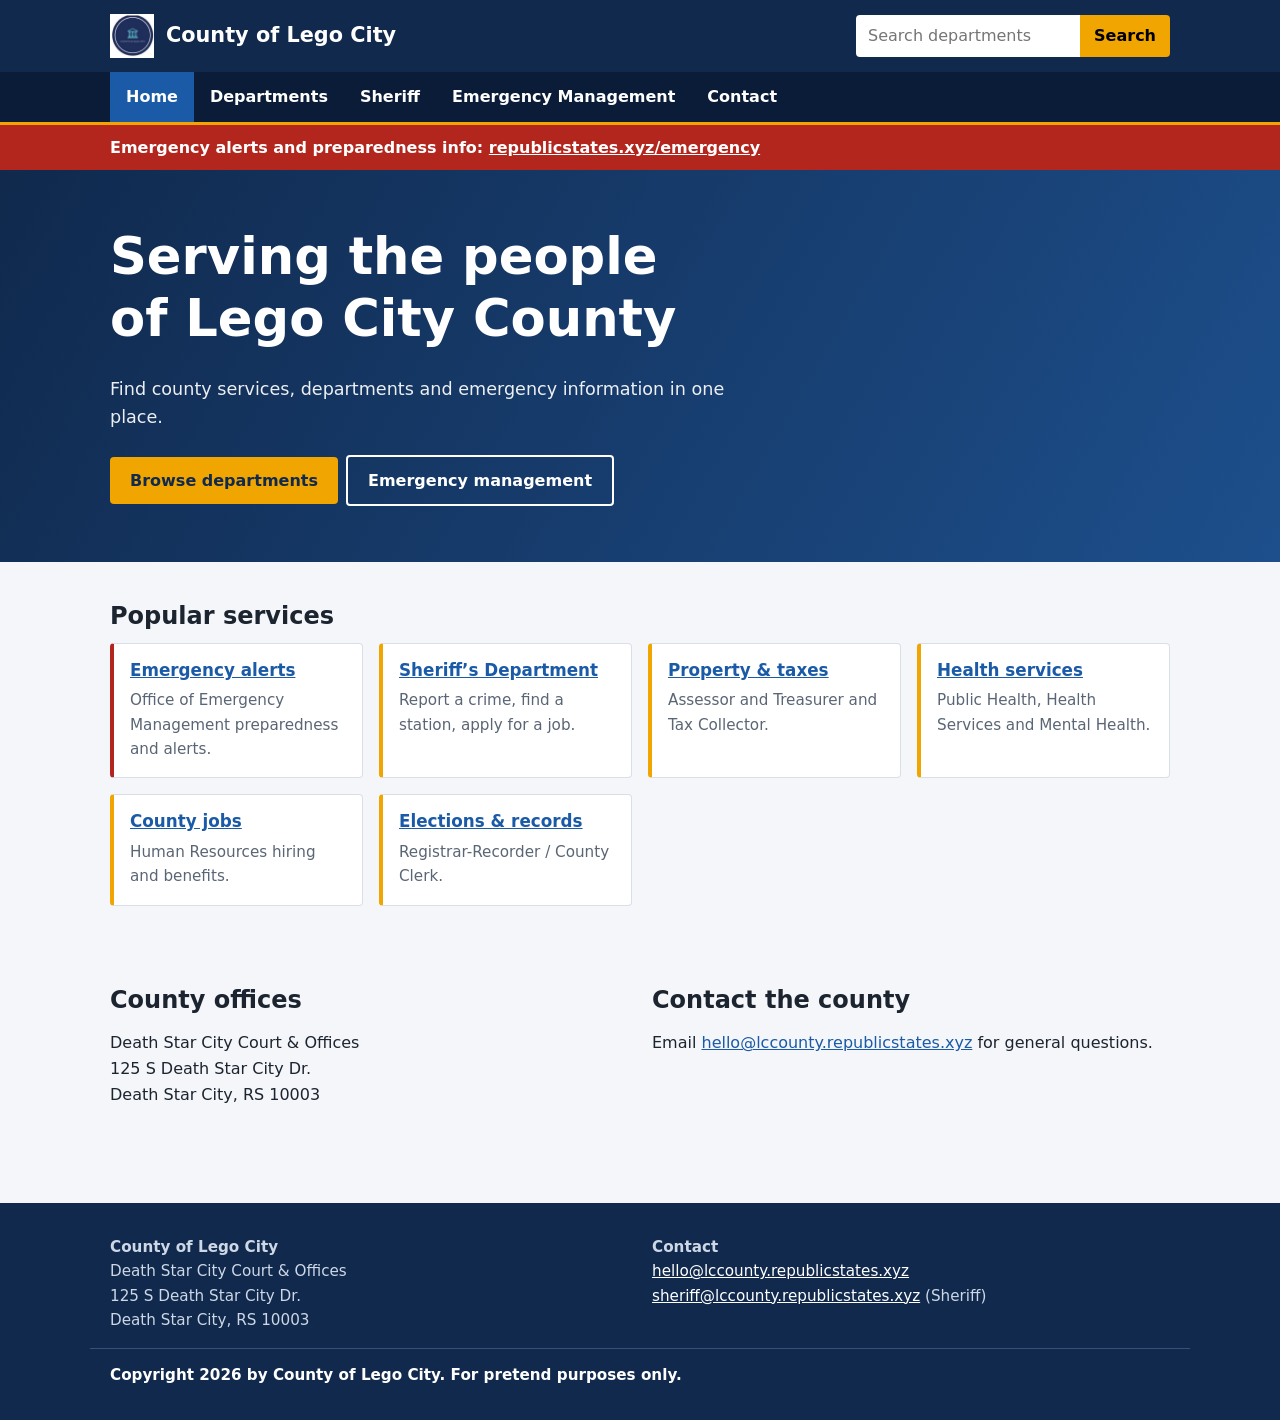
<file: index.html>
<!DOCTYPE html><html lang="en"><head><meta charset="utf-8"><meta name="viewport" content="width=device-width,initial-scale=1">
<title>County of Lego City</title><link rel="stylesheet" href="style.css"></head><body>
<div class="alert"><div class="wrap">Emergency alerts and preparedness info: <a href="https://republicstates.xyz/emergency">republicstates.xyz/emergency</a></div></div>
<section class="hero"><div class="wrap">
<h1>Serving the people of Lego City County</h1>
<p>Find county services, departments and emergency information in one place.</p>
<a class="btn" href="departments.html">Browse departments</a><a class="btn alt" href="https://republicstates.xyz/emergency">Emergency management</a>
</div></section>
<section class="block"><div class="wrap"><h2>Popular services</h2><div class="grid">
<div class="card oem"><h3><a href="https://republicstates.xyz/emergency">Emergency alerts</a></h3><p>Office of Emergency Management preparedness and alerts.</p></div>
<div class="card"><h3><a href="sheriff.html">Sheriff’s Department</a></h3><p>Report a crime, find a station, apply for a job.</p></div>
<div class="card"><h3><a href="departments.html?q=property">Property &amp; taxes</a></h3><p>Assessor and Treasurer and Tax Collector.</p></div>
<div class="card"><h3><a href="departments.html?q=health">Health services</a></h3><p>Public Health, Health Services and Mental Health.</p></div>
<div class="card"><h3><a href="departments.html?q=jobs">County jobs</a></h3><p>Human Resources hiring and benefits.</p></div>
<div class="card"><h3><a href="departments.html?q=registrar">Elections &amp; records</a></h3><p>Registrar-Recorder / County Clerk.</p></div>
</div></div></section>
<section class="block"><div class="wrap split">
<div><h2>County offices</h2><p>Death Star City Court &amp; Offices<br>125 S Death Star City Dr.<br>Death Star City, RS 10003</p></div>
<div><h2>Contact the county</h2><p>Email <a href="mailto:hello@lccounty.republicstates.xyz">hello@lccounty.republicstates.xyz</a> for general questions.</p></div>
</div></section>
<script src="site.js"></script></body></html>
</file>
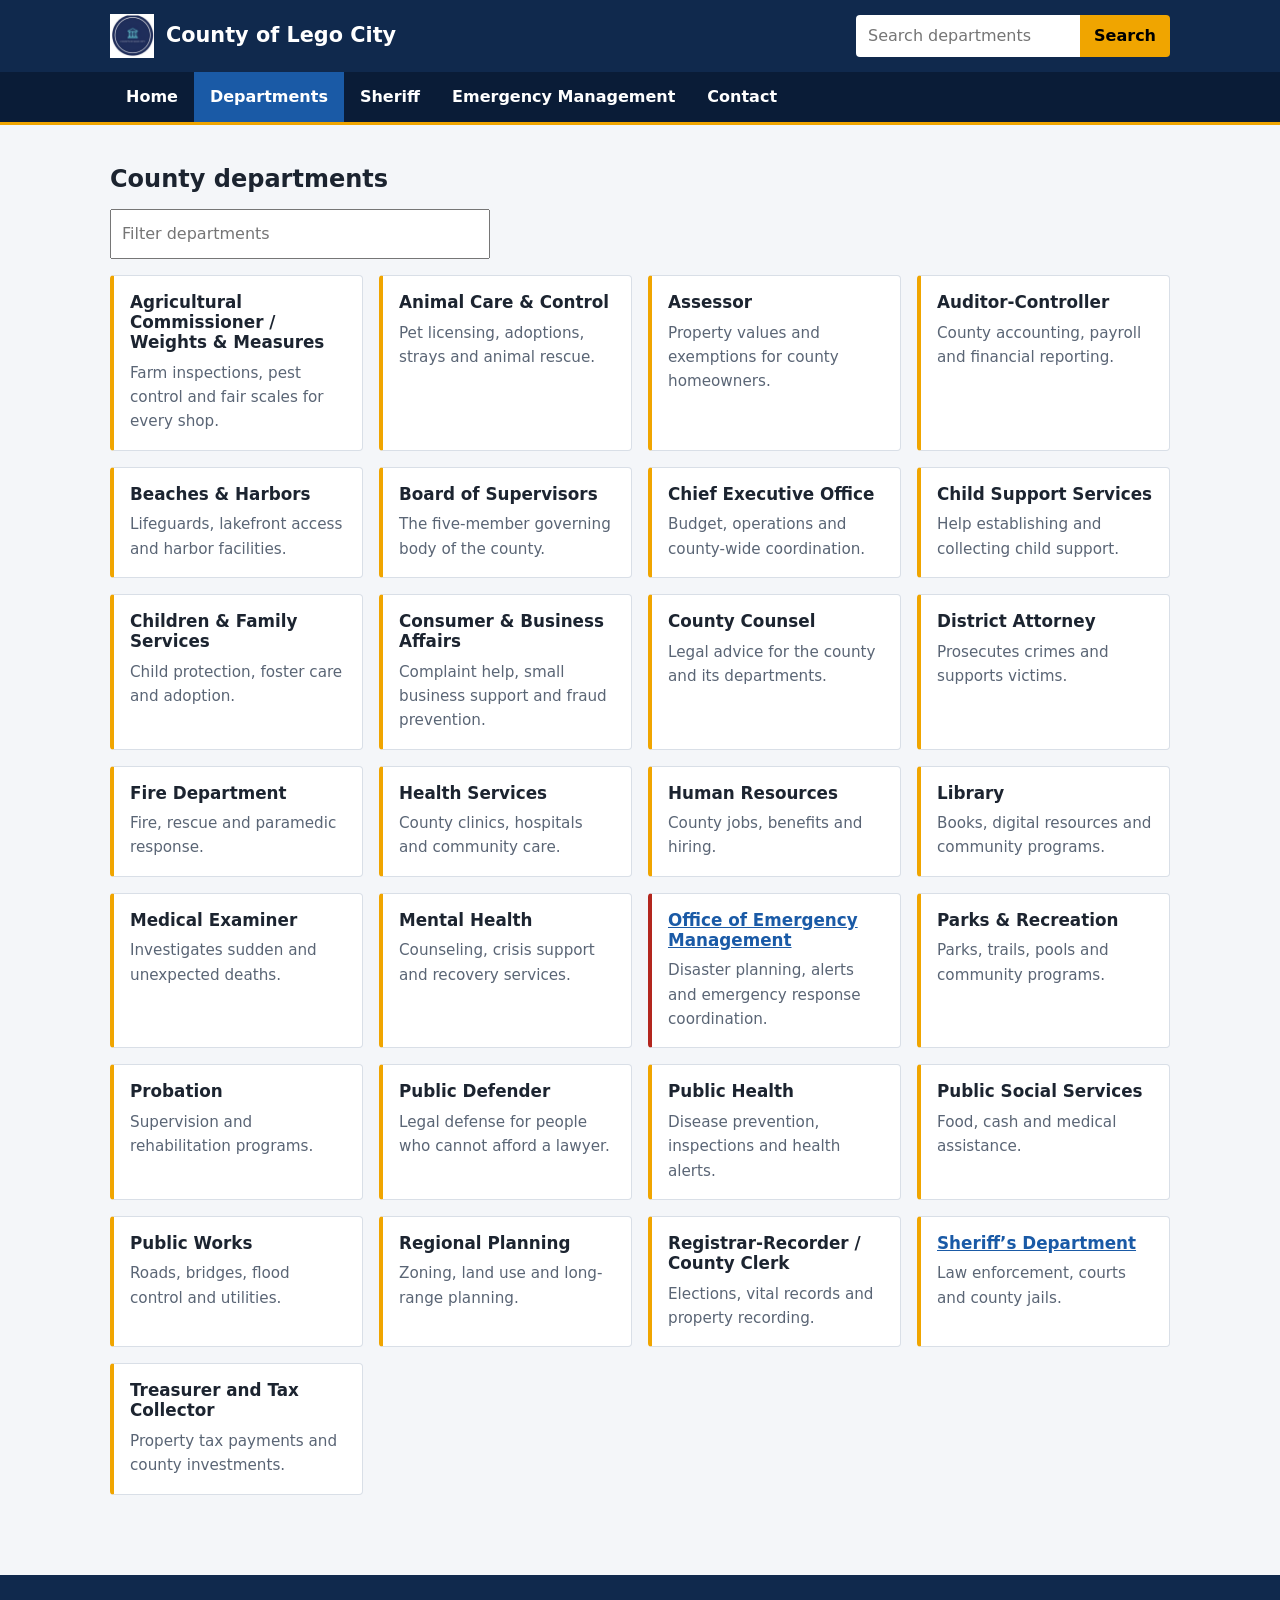
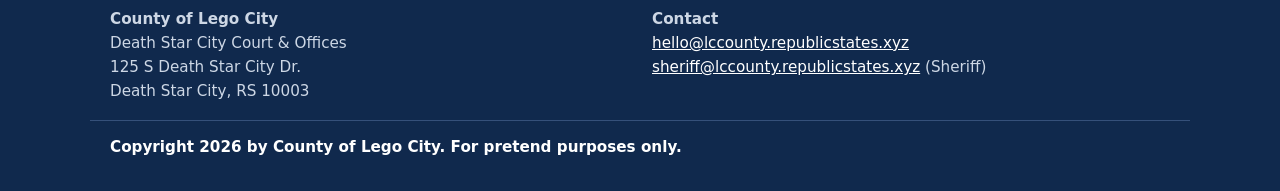
<file: departments.html>
<!DOCTYPE html><html lang="en"><head><meta charset="utf-8"><meta name="viewport" content="width=device-width,initial-scale=1">
<title>Departments | County of Lego City</title><link rel="stylesheet" href="style.css"></head><body>
<section class="block"><div class="wrap">
<h1>County departments</h1>
<p><input id="filter" type="search" placeholder="Filter departments" aria-label="Filter departments" style="padding:10px;width:100%;max-width:380px;font:inherit"></p>
<div class="grid" id="deptGrid"></div>
</div></section>
<script src="site.js"></script></body></html>
</file>
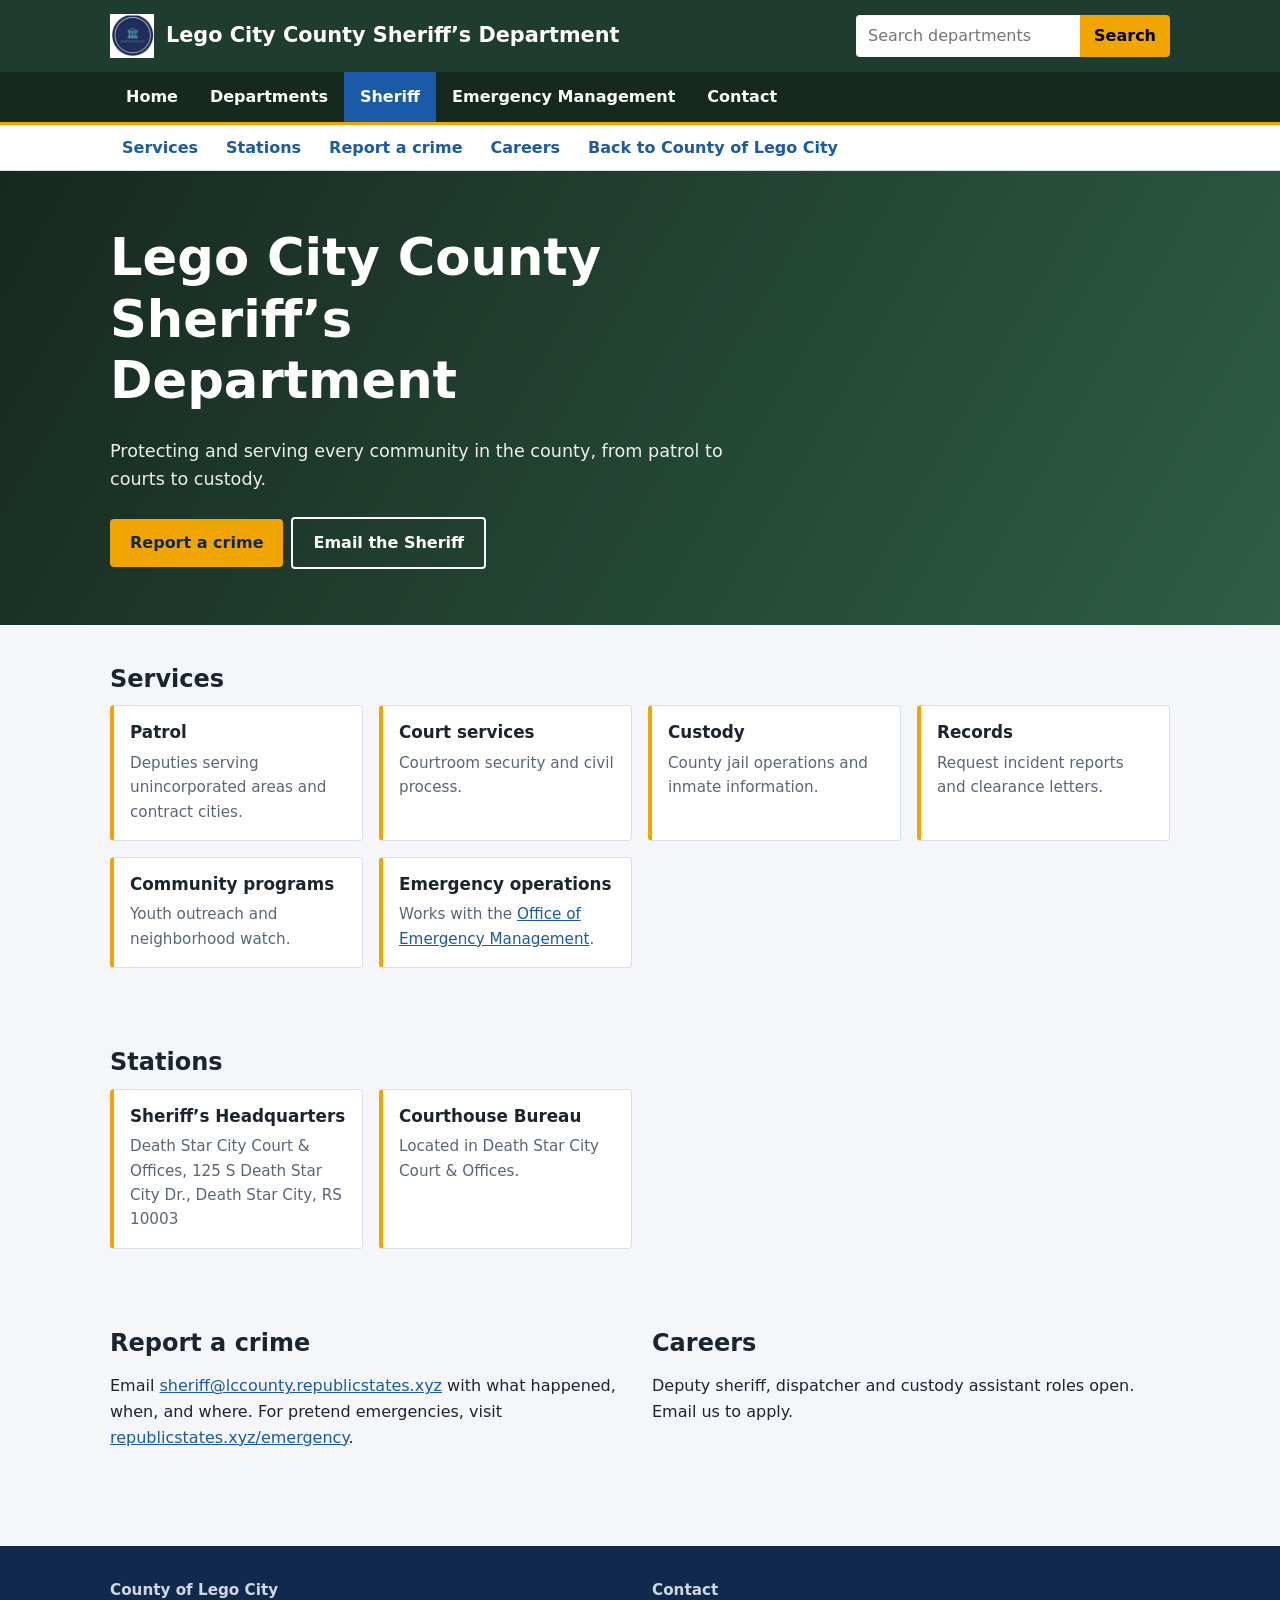
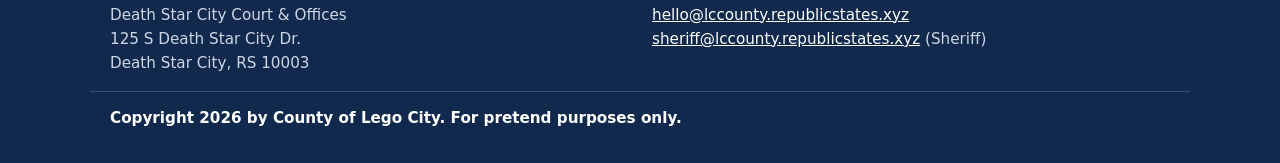
<file: sheriff.html>
<!DOCTYPE html><html lang="en"><head><meta charset="utf-8"><meta name="viewport" content="width=device-width,initial-scale=1">
<title>Sheriff’s Department | County of Lego City</title><link rel="stylesheet" href="style.css"></head><body class="sheriff">
<div class="sub"><div class="wrap"><a href="#services">Services</a><a href="#stations">Stations</a><a href="#report">Report a crime</a><a href="#careers">Careers</a><a href="index.html">Back to County of Lego City</a></div></div>
<section class="hero" style="background:linear-gradient(120deg,#16291f,#2f5d46)"><div class="wrap">
<h1>Lego City County Sheriff’s Department</h1>
<p>Protecting and serving every community in the county, from patrol to courts to custody.</p>
<a class="btn" href="#report">Report a crime</a><a class="btn alt" href="mailto:sheriff@lccounty.republicstates.xyz">Email the Sheriff</a>
</div></section>
<section class="block" id="services"><div class="wrap"><h2>Services</h2><div class="grid">
<div class="card"><h3>Patrol</h3><p>Deputies serving unincorporated areas and contract cities.</p></div>
<div class="card"><h3>Court services</h3><p>Courtroom security and civil process.</p></div>
<div class="card"><h3>Custody</h3><p>County jail operations and inmate information.</p></div>
<div class="card"><h3>Records</h3><p>Request incident reports and clearance letters.</p></div>
<div class="card"><h3>Community programs</h3><p>Youth outreach and neighborhood watch.</p></div>
<div class="card"><h3>Emergency operations</h3><p>Works with the <a href="https://republicstates.xyz/emergency">Office of Emergency Management</a>.</p></div>
</div></div></section>
<section class="block" id="stations"><div class="wrap"><h2>Stations</h2><div class="grid">
<div class="card"><h3>Sheriff’s Headquarters</h3><p>Death Star City Court &amp; Offices, 125 S Death Star City Dr., Death Star City, RS 10003</p></div>
<div class="card"><h3>Courthouse Bureau</h3><p>Located in Death Star City Court &amp; Offices.</p></div>
</div></div></section>
<section class="block" id="report"><div class="wrap split">
<div><h2>Report a crime</h2><p>Email <a href="mailto:sheriff@lccounty.republicstates.xyz">sheriff@lccounty.republicstates.xyz</a> with what happened, when, and where. For pretend emergencies, visit <a href="https://republicstates.xyz/emergency">republicstates.xyz/emergency</a>.</p></div>
<div id="careers"><h2>Careers</h2><p>Deputy sheriff, dispatcher and custody assistant roles open. Email us to apply.</p></div>
</div></section>
<script src="site.js"></script></body></html>
</file>
<file: style.css>
:root{--navy:#10294d;--blue:#1a5aa6;--gold:#f0a500;--ink:#1c2430;--mute:#5a6575;--bg:#f4f6f9;--card:#fff;--line:#d9dfe7;--green:#1f3d2f}
@media(prefers-color-scheme:dark){:root{--ink:#e8edf3;--mute:#a4afbd;--bg:#0f1520;--card:#18202e;--line:#2a3547;--blue:#6aa7ee}}
*{box-sizing:border-box}html{scroll-behavior:smooth}
body{margin:0;font:16px/1.6 "Public Sans",system-ui,-apple-system,Segoe UI,sans-serif;color:var(--ink);background:var(--bg)}
a{color:var(--blue)}h1,h2,h3{line-height:1.2;margin:0 0 .5em}
.wrap{max-width:1100px;margin:0 auto;padding:0 20px}
.top{background:var(--navy);color:#fff}
.top .wrap{display:flex;align-items:center;gap:16px;flex-wrap:wrap;padding-top:14px;padding-bottom:14px}
.brand{display:flex;align-items:center;gap:12px;color:#fff;text-decoration:none;font-size:1.3rem;font-weight:700;margin-right:auto}
.brand img{height:44px;width:auto}
.top form{display:flex}
.top input{padding:8px 12px;border:0;border-radius:4px 0 0 4px;min-width:180px;font:inherit}
.top button{padding:8px 14px;border:0;border-radius:0 4px 4px 0;background:var(--gold);font:inherit;font-weight:700;cursor:pointer}
nav.main{background:#0a1c37;border-bottom:3px solid var(--gold)}
nav.main .wrap{display:flex;flex-wrap:wrap}
nav a{color:#fff;text-decoration:none;padding:12px 16px;font-weight:600}
nav a:hover,nav a[aria-current]{background:var(--blue)}
nav a:focus-visible,.btn:focus-visible,input:focus-visible,button:focus-visible{outline:3px solid var(--gold);outline-offset:2px}
.alert{background:#b3261e;color:#fff;padding:10px 0;font-weight:600}
.alert a{color:#fff}
.hero{background:linear-gradient(120deg,var(--navy),#1d4f8c);color:#fff;padding:56px 0}
.hero h1{font-size:clamp(2rem,5vw,3.2rem);max-width:16ch}
.hero p{max-width:55ch;font-size:1.1rem;opacity:.92}
.btn{display:inline-block;background:var(--gold);color:#10294d;padding:11px 20px;border-radius:4px;font-weight:700;text-decoration:none;margin:6px 8px 0 0}
.btn.alt{background:transparent;color:#fff;border:2px solid #fff}
section.block{padding:40px 0}
.grid{display:grid;grid-template-columns:repeat(auto-fill,minmax(240px,1fr));gap:16px}
.card{background:var(--card);border:1px solid var(--line);border-left:4px solid var(--gold);border-radius:4px;padding:16px}
.card h3{font-size:1.05rem}.card p{margin:0;color:var(--mute);font-size:.95rem}
.card.oem{border-left-color:#b3261e}
.tag{font-size:.8rem;color:var(--mute)}
.split{display:grid;grid-template-columns:1fr 1fr;gap:24px}
@media(max-width:700px){.split{grid-template-columns:1fr}}
.sheriff .top{background:var(--green)}
.sheriff nav.main{background:#16291f}
.sub{background:var(--card);border-bottom:1px solid var(--line)}
.sub .wrap{display:flex;gap:4px;flex-wrap:wrap}
.sub a{padding:10px 12px;text-decoration:none;font-weight:600}
footer{background:var(--navy);color:#cdd7e5;padding:32px 0;margin-top:40px;font-size:.95rem}
footer a{color:#fff}footer .pretend{margin-top:16px;border-top:1px solid #35507a;padding-top:14px;font-weight:600;color:#fff}
</file>
